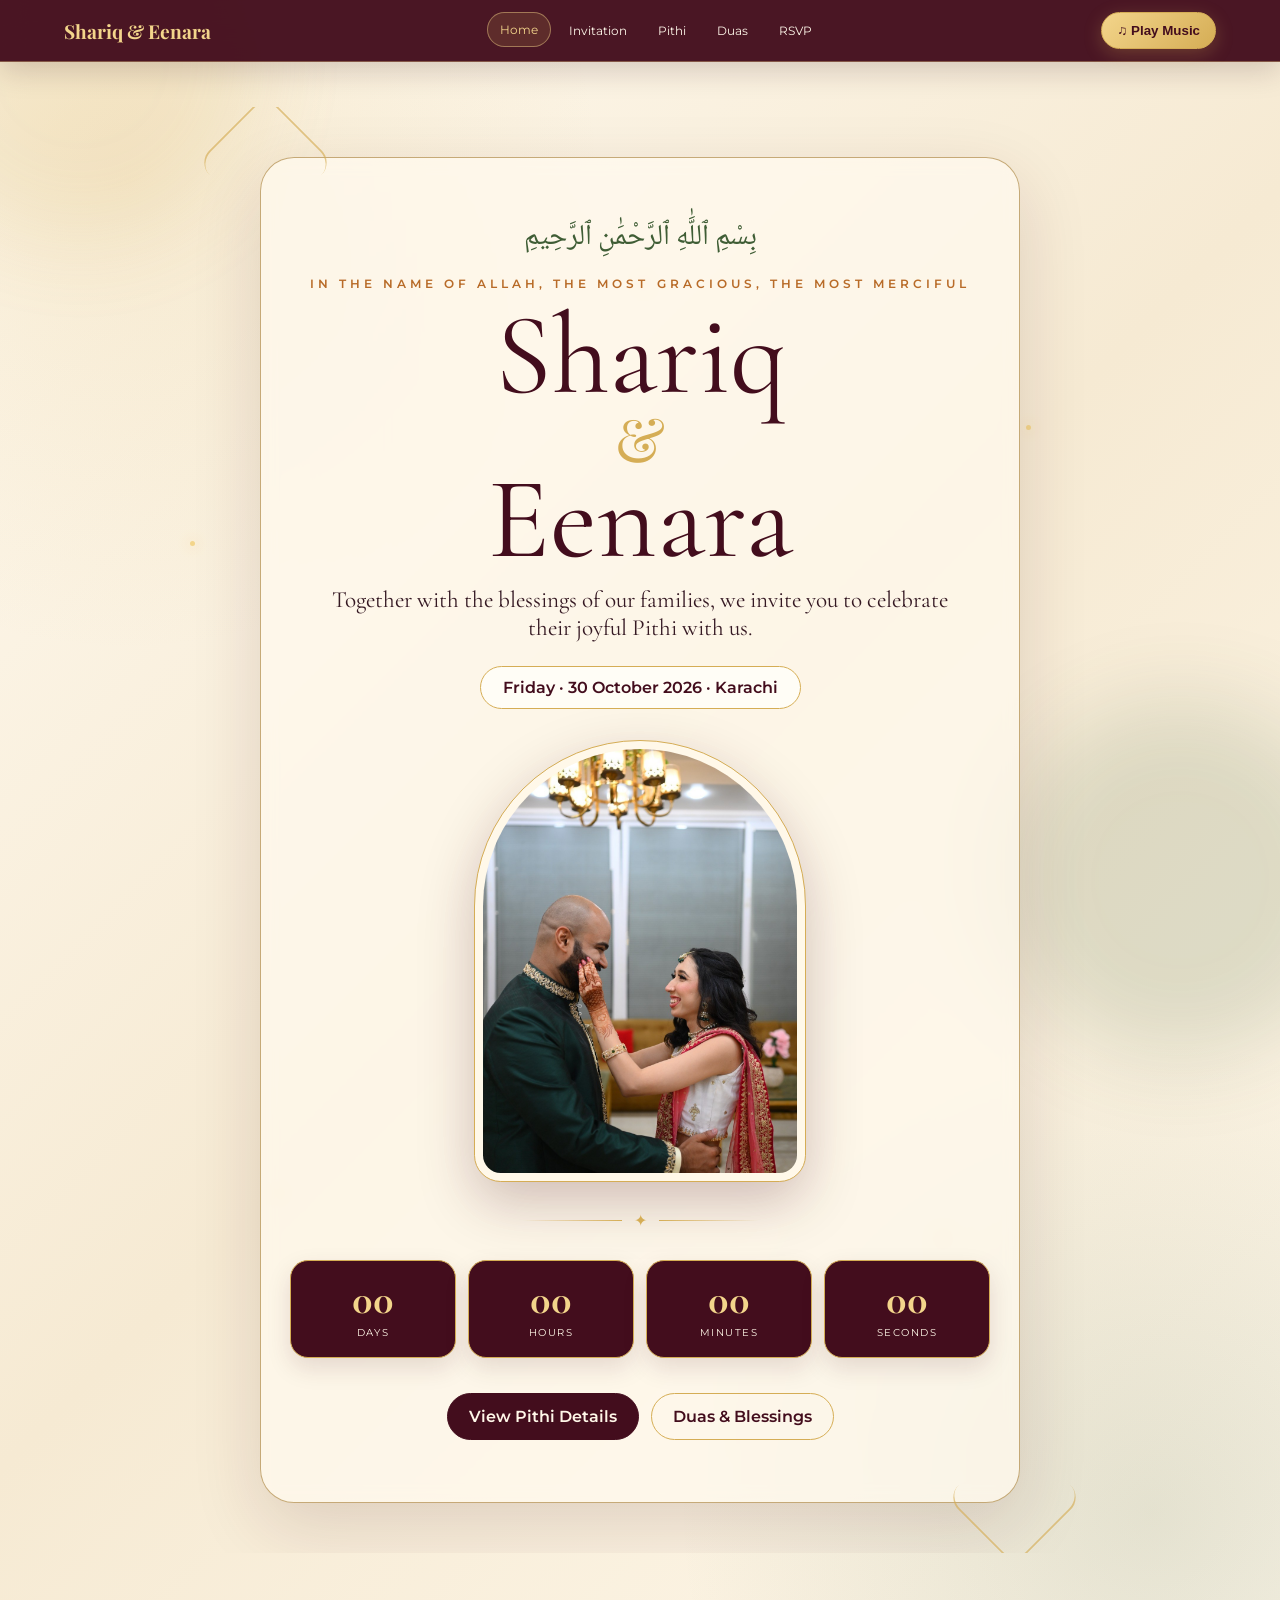
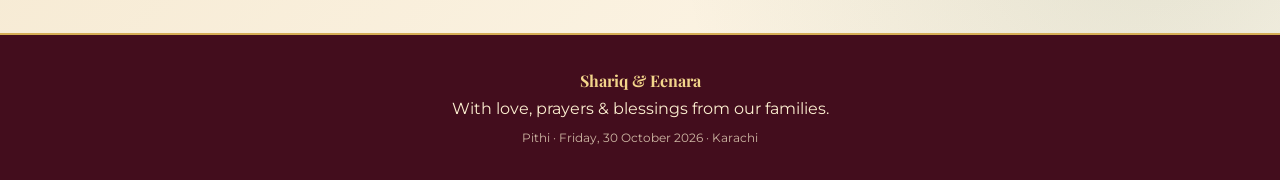
<file: index.html>
<!doctype html>
<html lang="en"><head><meta charset="utf-8"><meta name="viewport" content="width=device-width,initial-scale=1">
<title>Home | Shariq & Eenara</title><meta name="description" content="Wedding invitation for Shariq & Eenara — Pithi, Friday 30 October 2026, Karachi.">
<link rel="stylesheet" href="styles.css"></head><body>
<header class="topbar">
  <a class="brand" href="index.html">
    Shariq & Eenara
  </a>

  <nav class="nav" id="siteNav">
    <a href="index.html">Home</a>
    <a href="story.html">Invitation</a>
    <a href="event.html">Pithi</a>
    <a href="duas.html">Duas</a>
    <a href="rsvp.html">RSVP</a>
  </nav>

  <div class="header-actions">

    <button class="music-btn" type="button">
      ♫ Play Music
    </button>

    <button 
      class="menu-btn"
      type="button"
      aria-label="Open navigation menu"
      aria-expanded="false"
      aria-controls="siteNav"
    >
      <span></span>
      <span></span>
      <span></span>
      <b>Menu</b>
    </button>

  </div>
</header>
<div id="ytplayer" class="music-frame" aria-hidden="true"></div>
<main>
<section class="hero">
 <div class="sparkles"><i></i><i></i><i></i><i></i><i></i></div>
 <div class="ornament">
   <div class="bismillah">بِسْمِ ٱللَّٰهِ ٱلرَّحْمَٰنِ ٱلرَّحِيمِ</div>
   <div class="kicker">In the name of Allah, the Most Gracious, the Most Merciful</div>
   <div class="names">Shariq <span>&amp;</span> Eenara</div>
   <p class="subtitle">Together with the blessings of our families, we invite you to celebrate their joyful Pithi with us.</p>
   <div class="date-pill">Friday · 30 October 2026 · Karachi</div>
   <img class="photo hero-photo" src="assets/couple.jpg" alt="Shariq and Eenara">
   <div class="divider">✦</div>
   <div class="countdown">
     <div class="time-box"><strong id="days">00</strong><span>Days</span></div>
     <div class="time-box"><strong id="hours">00</strong><span>Hours</span></div>
     <div class="time-box"><strong id="minutes">00</strong><span>Minutes</span></div>
     <div class="time-box"><strong id="seconds">00</strong><span>Seconds</span></div>
   </div>
   <a class="btn" href="event.html">View Pithi Details</a>
   <a class="btn alt" href="duas.html">Duas &amp; Blessings</a>
 </div>
</section>
</main>
<footer><div><strong>Shariq & Eenara</strong></div><div style="margin-top:8px">With love, prayers & blessings from our families.</div><div style="margin-top:12px;font-size:.75rem;opacity:.75">Pithi · Friday, 30 October 2026 · Karachi</div></footer>
<script src="script.js"></script></body></html>
</file>
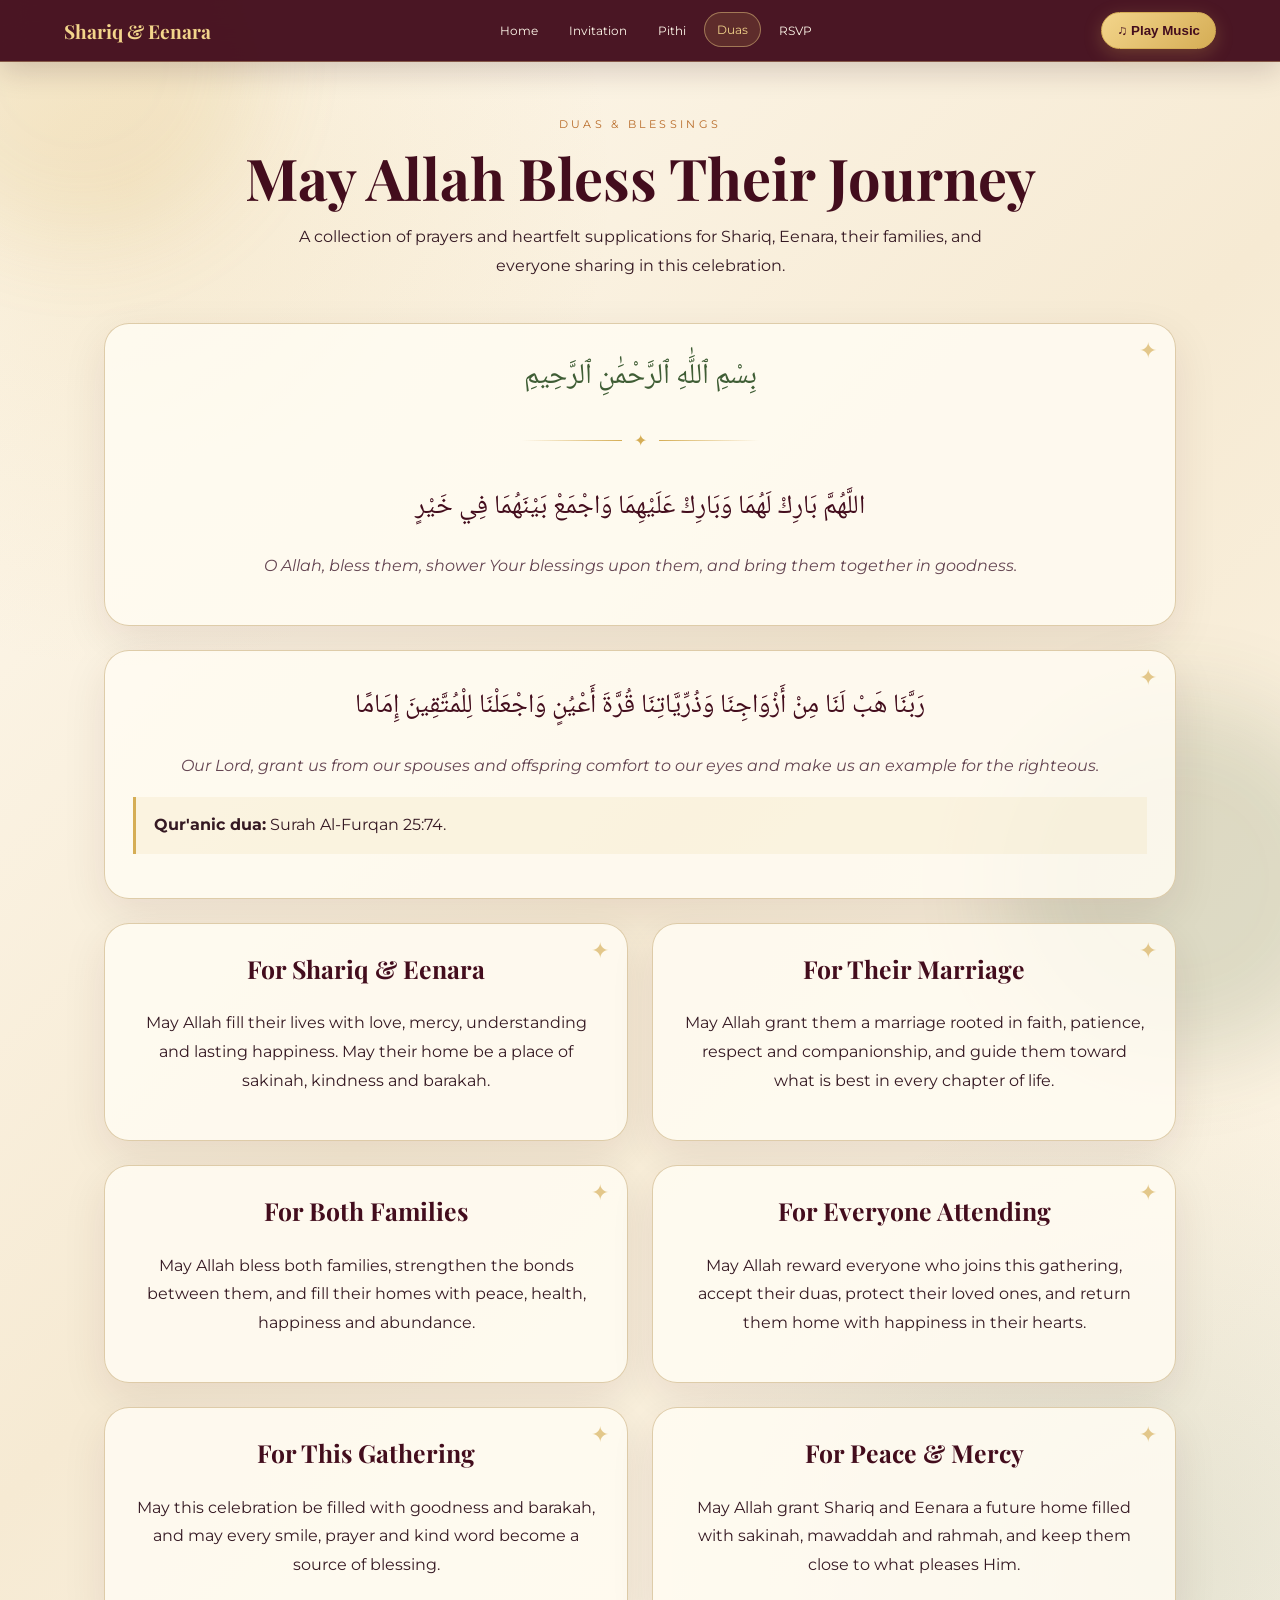
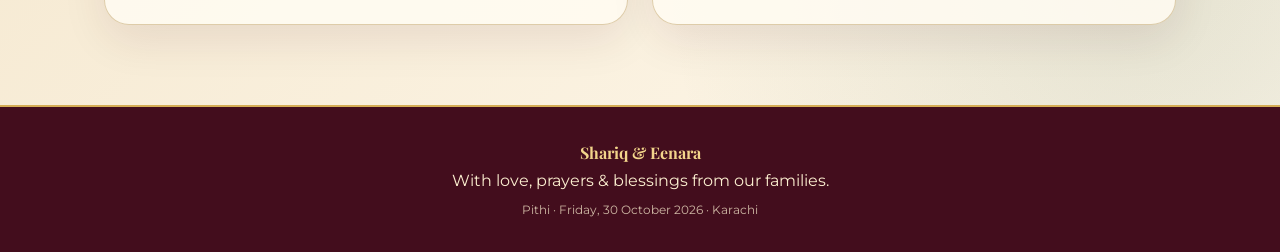
<file: duas.html>
<!doctype html>
<html lang="en"><head><meta charset="utf-8"><meta name="viewport" content="width=device-width,initial-scale=1">
<title>Duas & Blessings | Shariq & Eenara</title><meta name="description" content="Wedding invitation for Shariq & Eenara — Pithi, Friday 30 October 2026, Karachi.">
<link rel="stylesheet" href="styles.css"></head><body>
<header class="topbar">
  <a class="brand" href="index.html">
    Shariq & Eenara
  </a>

  <nav class="nav" id="siteNav">
    <a href="index.html">Home</a>
    <a href="story.html">Invitation</a>
    <a href="event.html">Pithi</a>
    <a href="duas.html">Duas</a>
    <a href="rsvp.html">RSVP</a>
  </nav>

  <div class="header-actions">

    <button class="music-btn" type="button">
      ♫ Play Music
    </button>

    <button 
      class="menu-btn"
      type="button"
      aria-label="Open navigation menu"
      aria-expanded="false"
      aria-controls="siteNav"
    >
      <span></span>
      <span></span>
      <span></span>
      <b>Menu</b>
    </button>

  </div>
</header>
<div id="ytplayer" class="music-frame" aria-hidden="true"></div>
<main>
<div class="section-title"><div class="small">Duas & Blessings</div><h1>May Allah Bless Their Journey</h1>
<p>A collection of prayers and heartfelt supplications for Shariq, Eenara, their families, and everyone sharing in this celebration.</p></div>
<div class="card center">
 <div class="bismillah">بِسْمِ ٱللَّٰهِ ٱلرَّحْمَٰنِ ٱلرَّحِيمِ</div>
 <div class="divider">✦</div>
 <div class="arabic">اللَّهُمَّ بَارِكْ لَهُمَا وَبَارِكْ عَلَيْهِمَا وَاجْمَعْ بَيْنَهُمَا فِي خَيْرٍ</div>
 <p class="meaning">O Allah, bless them, shower Your blessings upon them, and bring them together in goodness.</p>
</div>
<div class="card center" style="margin-top:24px">
 <div class="arabic">رَبَّنَا هَبْ لَنَا مِنْ أَزْوَاجِنَا وَذُرِّيَّاتِنَا قُرَّةَ أَعْيُنٍ وَاجْعَلْنَا لِلْمُتَّقِينَ إِمَامًا</div>
 <p class="meaning">Our Lord, grant us from our spouses and offspring comfort to our eyes and make us an example for the righteous.</p>
 <p class="notice" style="text-align:left"><strong>Qur'anic dua:</strong> Surah Al-Furqan 25:74.</p>
</div>
<div class="grid" style="margin-top:24px">
 <div class="card center"><h3>For Shariq & Eenara</h3><p>May Allah fill their lives with love, mercy, understanding and lasting happiness. May their home be a place of sakinah, kindness and barakah.</p></div>
 <div class="card center"><h3>For Their Marriage</h3><p>May Allah grant them a marriage rooted in faith, patience, respect and companionship, and guide them toward what is best in every chapter of life.</p></div>
 <div class="card center"><h3>For Both Families</h3><p>May Allah bless both families, strengthen the bonds between them, and fill their homes with peace, health, happiness and abundance.</p></div>
 <div class="card center"><h3>For Everyone Attending</h3><p>May Allah reward everyone who joins this gathering, accept their duas, protect their loved ones, and return them home with happiness in their hearts.</p></div>
 <div class="card center"><h3>For This Gathering</h3><p>May this celebration be filled with goodness and barakah, and may every smile, prayer and kind word become a source of blessing.</p></div>
 <div class="card center"><h3>For Peace & Mercy</h3><p>May Allah grant Shariq and Eenara a future home filled with sakinah, mawaddah and rahmah, and keep them close to what pleases Him.</p></div>
</div>
</main>
<footer><div><strong>Shariq & Eenara</strong></div><div style="margin-top:8px">With love, prayers & blessings from our families.</div><div style="margin-top:12px;font-size:.75rem;opacity:.75">Pithi · Friday, 30 October 2026 · Karachi</div></footer>
<script src="script.js"></script></body></html>
</file>
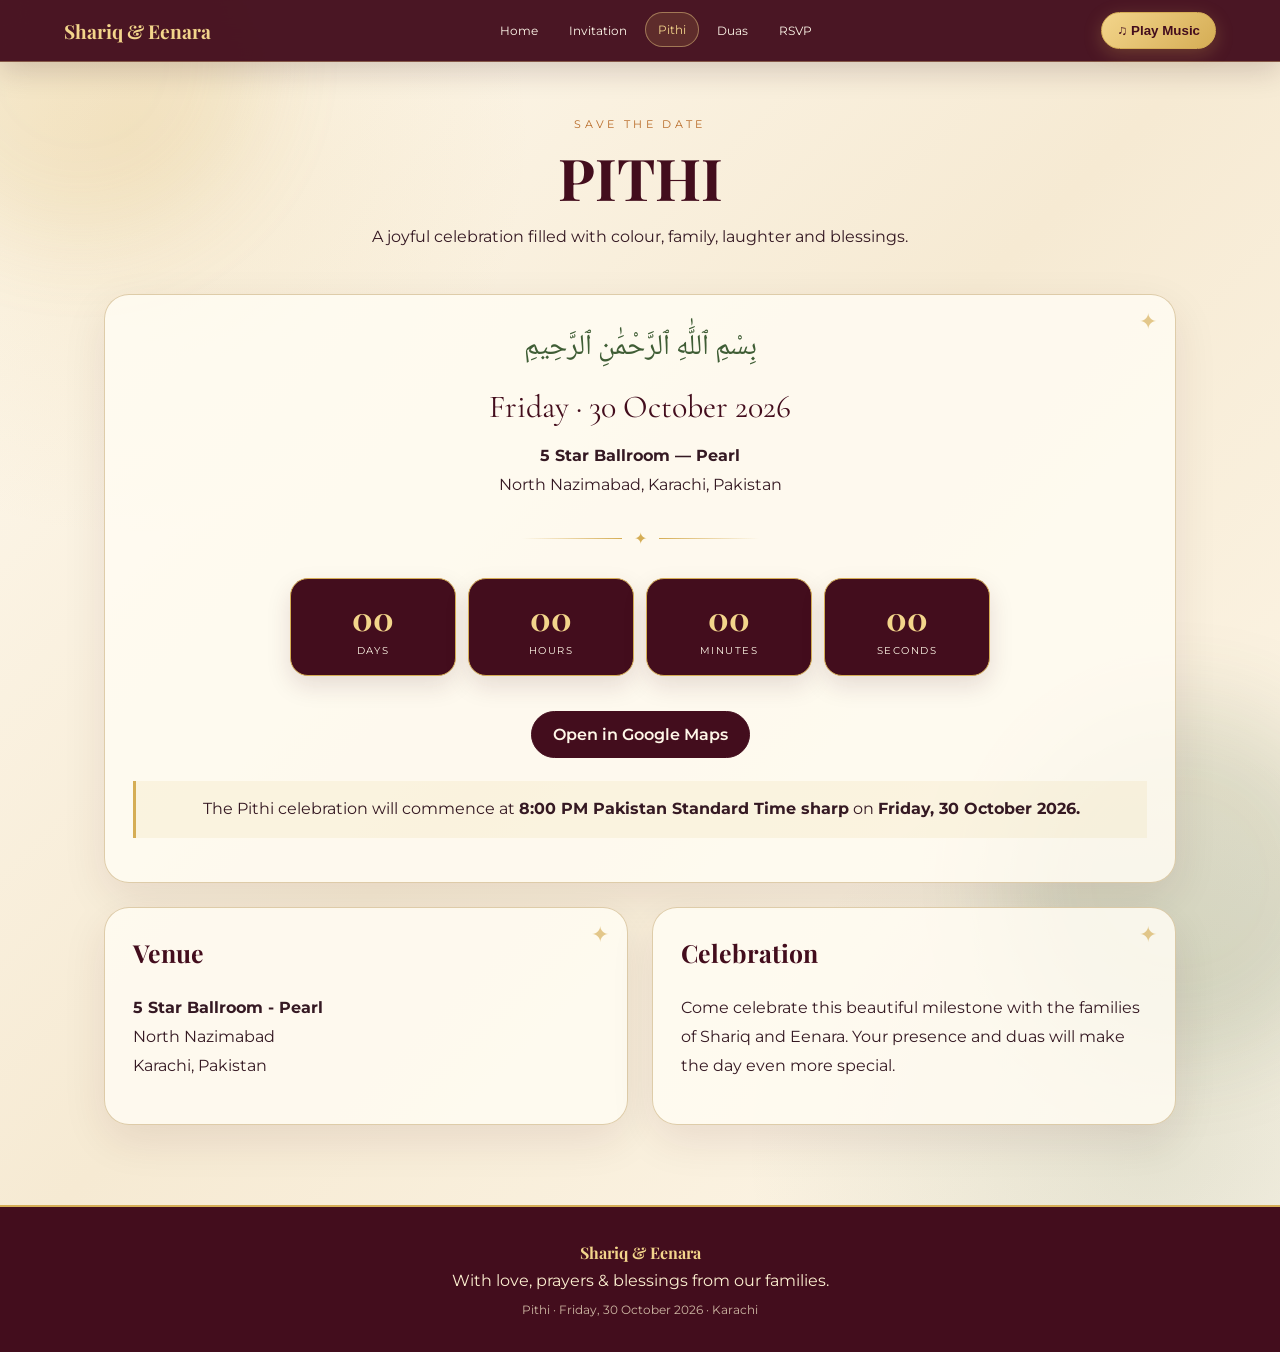
<file: event.html>
<!doctype html>
<html lang="en"><head><meta charset="utf-8"><meta name="viewport" content="width=device-width,initial-scale=1">
<title>Pithi | Shariq & Eenara</title><meta name="description" content="Wedding invitation for Shariq & Eenara — Pithi, Friday 30 October 2026, Karachi.">
<link rel="stylesheet" href="styles.css"></head><body>
<header class="topbar">
  <a class="brand" href="index.html">
    Shariq & Eenara
  </a>

  <nav class="nav" id="siteNav">
    <a href="index.html">Home</a>
    <a href="story.html">Invitation</a>
    <a href="event.html">Pithi</a>
    <a href="duas.html">Duas</a>
    <a href="rsvp.html">RSVP</a>
  </nav>

  <div class="header-actions">

    <button class="music-btn" type="button">
      ♫ Play Music
    </button>

    <button 
      class="menu-btn"
      type="button"
      aria-label="Open navigation menu"
      aria-expanded="false"
      aria-controls="siteNav"
    >
      <span></span>
      <span></span>
      <span></span>
      <b>Menu</b>
    </button>

  </div>
</header>
<div id="ytplayer" class="music-frame" aria-hidden="true"></div>
<main>
<div class="section-title"><div class="small">Save the Date</div><h1>PITHI</h1><p>A joyful celebration filled with colour, family, laughter and blessings.</p></div>
<div class="card center">
 <div class="bismillah">بِسْمِ ٱللَّٰهِ ٱلرَّحْمَٰنِ ٱلرَّحِيمِ</div>
 <div class="venue">Friday · 30 October 2026</div>
 <p><strong>5 Star Ballroom — Pearl</strong><br>North Nazimabad, Karachi, Pakistan</p>
 <div class="divider">✦</div>
 <div class="countdown">
  <div class="time-box"><strong id="days">00</strong><span>Days</span></div><div class="time-box"><strong id="hours">00</strong><span>Hours</span></div>
  <div class="time-box"><strong id="minutes">00</strong><span>Minutes</span></div><div class="time-box"><strong id="seconds">00</strong><span>Seconds</span></div>
 </div>
 <a class="btn" target="_blank" rel="noopener" href="https://www.google.com/maps/search/?api=1&query=5+Star+Ballroom+Pearl+North+Nazimabad+Karachi">Open in Google Maps</a>
 <p class="notice">The Pithi celebration will commence at <strong>8:00 PM Pakistan Standard Time sharp</strong> on <strong>Friday, 30 October 2026.</strong></p>
</div>
<div class="grid" style="margin-top:24px">
 <div class="card"><h3>Venue</h3><p><strong>5 Star Ballroom - Pearl</strong><br>North Nazimabad<br>Karachi, Pakistan</p></div>
 <div class="card"><h3>Celebration</h3><p>Come celebrate this beautiful milestone with the families of Shariq and Eenara. Your presence and duas will make the day even more special.</p></div>
</div>
</main>
<footer><div><strong>Shariq & Eenara</strong></div><div style="margin-top:8px">With love, prayers & blessings from our families.</div><div style="margin-top:12px;font-size:.75rem;opacity:.75">Pithi · Friday, 30 October 2026 · Karachi</div></footer>
<script src="script.js"></script></body></html>
</file>
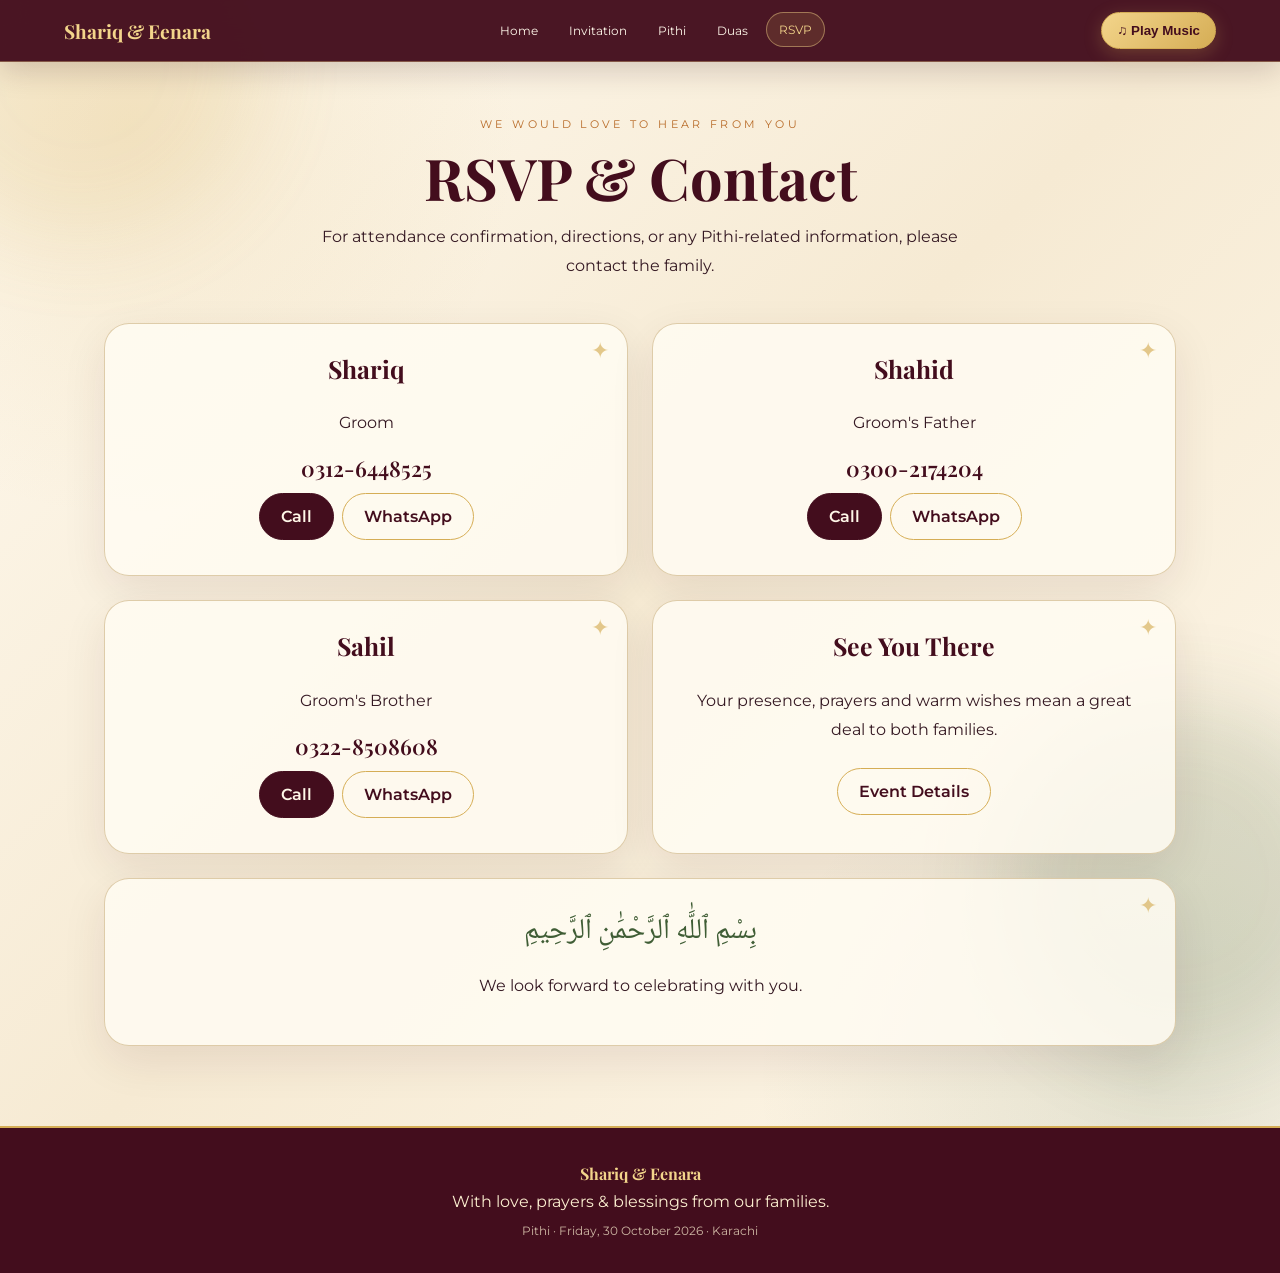
<file: rsvp.html>
<!doctype html>
<html lang="en"><head><meta charset="utf-8"><meta name="viewport" content="width=device-width,initial-scale=1">
<title>RSVP | Shariq & Eenara</title><meta name="description" content="Wedding invitation for Shariq & Eenara — Pithi, Friday 30 October 2026, Karachi.">
<link rel="stylesheet" href="styles.css"></head><body>
<header class="topbar">
  <a class="brand" href="index.html">
    Shariq & Eenara
  </a>

  <nav class="nav" id="siteNav">
    <a href="index.html">Home</a>
    <a href="story.html">Invitation</a>
    <a href="event.html">Pithi</a>
    <a href="duas.html">Duas</a>
    <a href="rsvp.html">RSVP</a>
  </nav>

  <div class="header-actions">

    <button class="music-btn" type="button">
      ♫ Play Music
    </button>

    <button 
      class="menu-btn"
      type="button"
      aria-label="Open navigation menu"
      aria-expanded="false"
      aria-controls="siteNav"
    >
      <span></span>
      <span></span>
      <span></span>
      <b>Menu</b>
    </button>

  </div>
</header>
<div id="ytplayer" class="music-frame" aria-hidden="true"></div>
<main>
<div class="section-title"><div class="small">We Would Love To Hear From You</div><h1>RSVP & Contact</h1>
<p>For attendance confirmation, directions, or any Pithi-related information, please contact the family.</p></div>
<div class="grid">
 <div class="card center"><h3>Shariq</h3><p>Groom</p><div class="contact-number">0312-6448525</div><a class="btn" href="tel:+923126448525">Call</a><a class="btn alt" target="_blank" rel="noopener" href="https://wa.me/923126448525?text=Assalam%20o%20Alaikum%2C%20I%27d%20like%20to%20RSVP%20for%20Shariq%20%26%20Eenara%27s%20Pithi.">WhatsApp</a></div>
 <div class="card center"><h3>Shahid</h3><p>Groom's Father</p><div class="contact-number">0300-2174204</div><a class="btn" href="tel:+923002174204">Call</a><a class="btn alt" target="_blank" rel="noopener" href="https://wa.me/923002174204?text=Assalam%20o%20Alaikum%2C%20I%27d%20like%20to%20RSVP%20for%20Shariq%20%26%20Eenara%27s%20Pithi.">WhatsApp</a></div>
 <div class="card center"><h3>Sahil</h3><p>Groom's Brother</p><div class="contact-number">0322-8508608</div><a class="btn" href="tel:+923228508608">Call</a><a class="btn alt" target="_blank" rel="noopener" href="https://wa.me/923228508608?text=Assalam%20o%20Alaikum%2C%20I%27d%20like%20to%20RSVP%20for%20Shariq%20%26%20Eenara%27s%20Pithi.">WhatsApp</a></div>
 <div class="card center"><h3>See You There</h3><p>Your presence, prayers and warm wishes mean a great deal to both families.</p><a class="btn alt" href="event.html">Event Details</a></div>
</div>
<div class="card center" style="margin-top:24px"><div class="bismillah">بِسْمِ ٱللَّٰهِ ٱلرَّحْمَٰنِ ٱلرَّحِيمِ</div><p>We look forward to celebrating with you.</p></div>
</main>
<footer><div><strong>Shariq & Eenara</strong></div><div style="margin-top:8px">With love, prayers & blessings from our families.</div><div style="margin-top:12px;font-size:.75rem;opacity:.75">Pithi · Friday, 30 October 2026 · Karachi</div></footer>
<script src="script.js"></script></body></html>
</file>
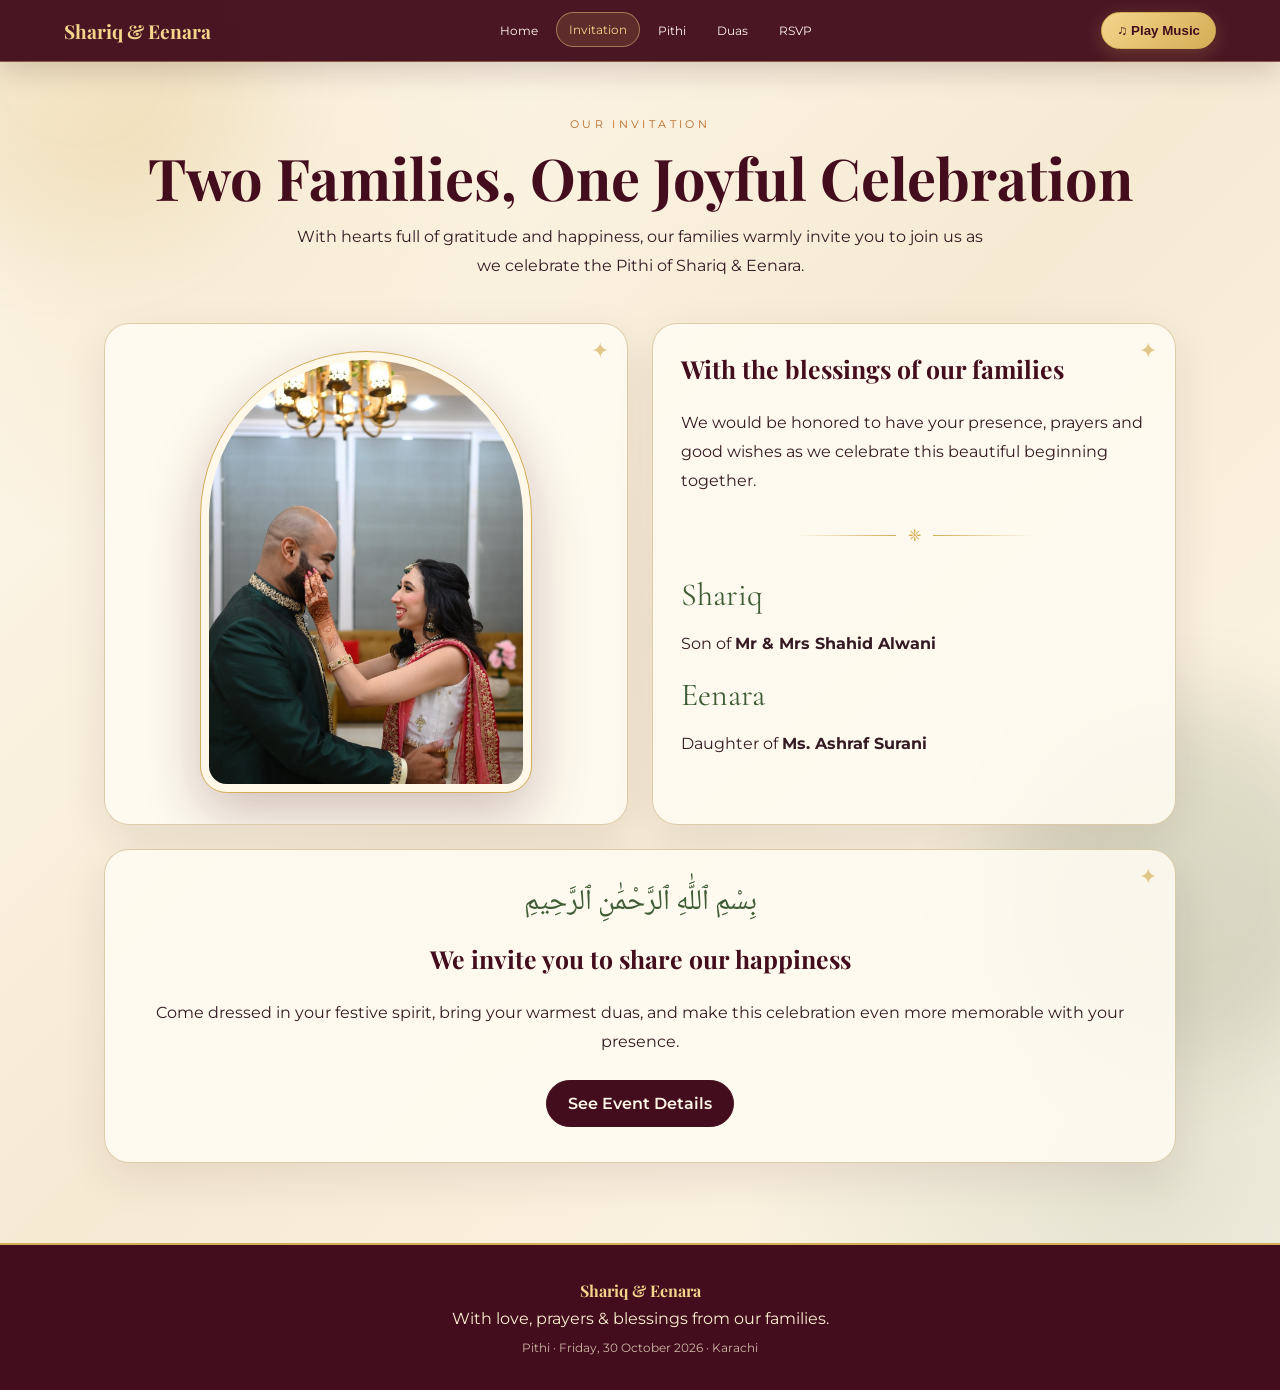
<file: story.html>
<!doctype html>
<html lang="en"><head><meta charset="utf-8"><meta name="viewport" content="width=device-width,initial-scale=1">
<title>Our Invitation | Shariq & Eenara</title><meta name="description" content="Wedding invitation for Shariq & Eenara — Pithi, Friday 30 October 2026, Karachi.">
<link rel="stylesheet" href="styles.css"></head><body>
<header class="topbar">
  <a class="brand" href="index.html">
    Shariq & Eenara
  </a>

  <nav class="nav" id="siteNav">
    <a href="index.html">Home</a>
    <a href="story.html">Invitation</a>
    <a href="event.html">Pithi</a>
    <a href="duas.html">Duas</a>
    <a href="rsvp.html">RSVP</a>
  </nav>

  <div class="header-actions">

    <button class="music-btn" type="button">
      ♫ Play Music
    </button>

    <button 
      class="menu-btn"
      type="button"
      aria-label="Open navigation menu"
      aria-expanded="false"
      aria-controls="siteNav"
    >
      <span></span>
      <span></span>
      <span></span>
      <b>Menu</b>
    </button>

  </div>
</header>
<div id="ytplayer" class="music-frame" aria-hidden="true"></div>
<main>
<div class="section-title"><div class="small">Our Invitation</div><h1>Two Families, One Joyful Celebration</h1>
<p>With hearts full of gratitude and happiness, our families warmly invite you to join us as we celebrate the Pithi of Shariq &amp; Eenara.</p></div>
<div class="grid">
 <div class="card center"><img class="photo" src="assets/couple.jpg" alt="Shariq and Eenara"></div>
 <div class="card">
   <h3>With the blessings of our families</h3>
   <p>We would be honored to have your presence, prayers and good wishes as we celebrate this beautiful beginning together.</p>
   <div class="divider">❈</div>
   <div class="family-name">Shariq</div><p>Son of <strong>Mr &amp; Mrs Shahid Alwani</strong></p>
   <div class="family-name">Eenara</div><p>Daughter of <strong>Ms. Ashraf Surani</strong></p>
 </div>
</div>
<div class="card center" style="margin-top:24px">
 <div class="bismillah">بِسْمِ ٱللَّٰهِ ٱلرَّحْمَٰنِ ٱلرَّحِيمِ</div>
 <h3>We invite you to share our happiness</h3>
 <p>Come dressed in your festive spirit, bring your warmest duas, and make this celebration even more memorable with your presence.</p>
 <a class="btn" href="event.html">See Event Details</a>
</div>
</main>
<footer><div><strong>Shariq & Eenara</strong></div><div style="margin-top:8px">With love, prayers & blessings from our families.</div><div style="margin-top:12px;font-size:.75rem;opacity:.75">Pithi · Friday, 30 October 2026 · Karachi</div></footer>
<script src="script.js"></script></body></html>
</file>
<file: styles.css>
@import url('https://fonts.googleapis.com/css2?family=Cormorant+Garamond:wght@400;500;600;700&family=Playfair+Display:wght@500;600;700&family=Montserrat:wght@400;500;600&family=Noto+Naskh+Arabic:wght@400;600;700&display=swap');

:root{
  --maroon:#65152a; --burgundy:#430d1d; --mehndi:#3f5d35;
  --gold:#d5ad55; --gold2:#f3d58b; --cream:#fff8e9;
  --ivory:#f9f1df; --ink:#351923; --saffron:#b86b28;
}
*{box-sizing:border-box}
html{scroll-behavior:smooth}
body{
  margin:0; color:var(--ink); background:
  radial-gradient(circle at 10% 10%,rgba(213,173,85,.16),transparent 24%),
  radial-gradient(circle at 90% 85%,rgba(63,93,53,.13),transparent 25%),
  linear-gradient(135deg,#fffaf0,#f6ead3 48%,#fff9ed);
  font-family:Montserrat,Arial,sans-serif; min-height:100vh;
}
body:before,body:after{
  content:"";position:fixed;inset:auto;z-index:-1;pointer-events:none;
  width:360px;height:360px;border-radius:50%;filter:blur(45px);opacity:.15;
  background:var(--gold);animation:drift 13s ease-in-out infinite alternate;
}
body:before{top:-120px;left:-100px} body:after{bottom:-160px;right:-80px;background:var(--mehndi);animation-delay:-4s}
@keyframes drift{to{transform:translate(70px,35px) scale(1.12)}}

/* =========================
   HEADER & NAVIGATION
========================= */

.topbar{
  position:sticky;
  top:0;
  z-index:50;

  display:flex;
  align-items:center;
  justify-content:space-between;
  gap:18px;

  padding:12px 5%;

  background:rgba(67,13,29,.96);
  backdrop-filter:blur(12px);

  border-bottom:1px solid rgba(243,213,139,.35);

  box-shadow:0 8px 30px rgba(43,10,19,.18);
}


/* Website Logo */

.brand{
  color:var(--gold2);

  font-family:"Playfair Display",serif;

  font-size:1.2rem;
  font-weight:700;

  text-decoration:none;

  white-space:nowrap;
}


/* Desktop Navigation */

.nav{
  display:flex;
  align-items:center;
  justify-content:center;

  gap:5px;

  flex:1;
}


.nav a{
  color:#fff8ea;

  text-decoration:none;

  padding:9px 12px;

  border-radius:999px;

  font-size:.76rem;

  border:1px solid transparent;

  transition:
    background .25s ease,
    color .25s ease,
    border-color .25s ease,
    transform .25s ease;
}


.nav a:hover,
.nav a.active{

  background:rgba(213,173,85,.14);

  border-color:rgba(243,213,139,.45);

  color:var(--gold2);

  transform:translateY(-1px);
}


/* Header buttons */

.header-actions{
  display:flex;
  align-items:center;
  gap:8px;

  flex-shrink:0;
}


/* Music Button */

.music-btn{
  border:1px solid var(--gold);

  background:
    linear-gradient(
      135deg,
      var(--gold2),
      var(--gold)
    );

  color:var(--burgundy);

  font-weight:700;

  border-radius:999px;

  padding:10px 15px;

  cursor:pointer;

  white-space:nowrap;

  box-shadow:
    0 5px 18px rgba(213,173,85,.25);

  transition:
    transform .25s ease,
    box-shadow .25s ease,
    filter .25s ease;
}


.music-btn:hover{
  transform:translateY(-2px);

  box-shadow:
    0 10px 24px rgba(67,13,29,.20);

  filter:brightness(1.03);
}


.music-btn:active{
  transform:scale(.97);
}


/* Mobile Menu Button */

.menu-btn{

  display:none;

  align-items:center;
  justify-content:center;

  flex-direction:column;

  gap:3px;

  width:48px;
  height:44px;

  padding:5px;

  border-radius:14px;

  border:1px solid rgba(243,213,139,.7);

  background:rgba(255,248,233,.08);

  color:#fff8ea;

  cursor:pointer;

  transition:
    transform .25s ease,
    background .25s ease,
    box-shadow .25s ease;
}


.menu-btn:hover{
  background:rgba(213,173,85,.14);

  transform:translateY(-2px);
}


.menu-btn:active{
  transform:scale(.96);
}


.menu-btn span{
  width:19px;
  height:2px;

  background:var(--gold2);

  border-radius:5px;
}


.menu-btn b{
  font-size:8px;

  letter-spacing:.08em;

  text-transform:uppercase;

  font-weight:600;
}
.music-wrap{display:flex;gap:8px;align-items:center}
.music-status{color:#ffeec0;font-size:.68rem;display:none}
.music-frame{position:fixed;width:1px;height:1px;left:-20px;bottom:-20px;opacity:.01;pointer-events:none}

main{padding:45px 5% 80px;max-width:1200px;margin:auto}
.hero{
  min-height:calc(100vh - 78px);display:grid;place-items:center;text-align:center;position:relative;overflow:hidden;
  padding:50px 10px;
}
.ornament{
  width:min(760px,96%);padding:55px 28px;position:relative;
  border:1px solid rgba(160,117,42,.6);border-radius:34px;
  background:rgba(255,250,239,.72);box-shadow:0 24px 70px rgba(70,18,30,.14);
  backdrop-filter:blur(8px);animation:rise 1.1s ease both
}
.ornament:before,.ornament:after{
  content:"";position:absolute;width:95px;height:95px;border:2px solid var(--gold);
  opacity:.65;transform:rotate(45deg);border-radius:18px
}
.ornament:before{top:-44px;left:-44px;border-right:0;border-bottom:0}
.ornament:after{bottom:-44px;right:-44px;border-left:0;border-top:0}
.bismillah{font-family:"Noto Naskh Arabic",serif;font-size:1.8rem;color:var(--mehndi);margin-bottom:15px}
.kicker{letter-spacing:.35em;text-transform:uppercase;color:var(--saffron);font-size:.72rem;font-weight:600}
.names{font-family:"Cormorant Garamond",serif;font-size:clamp(4rem,10vw,7.2rem);line-height:.75;color:var(--burgundy);margin:22px 0}
.names span{display:block;font-size:.52em;color:var(--gold);line-height:1.3;font-family:"Playfair Display",serif}
.subtitle{font-family:"Cormorant Garamond",serif;font-size:1.45rem;max-width:650px;margin:0 auto 24px}
.date-pill{display:inline-block;padding:11px 22px;border:1px solid var(--gold);border-radius:999px;color:var(--burgundy);background:#fffdf6;font-weight:600}
.photo{
  width:min(330px,72vw);aspect-ratio:3/4;object-fit:cover;object-position:center;border-radius:180px 180px 28px 28px;
  border:8px solid #fff8e9;outline:1px solid var(--gold);box-shadow:0 20px 55px rgba(67,13,29,.25);
  animation:float 5s ease-in-out infinite
}
.hero-photo{margin:32px auto 0;display:block}
@keyframes float{50%{transform:translateY(-9px)}}
@keyframes rise{from{opacity:0;transform:translateY(25px)}to{opacity:1;transform:none}}

.sparkles{position:absolute;inset:0;overflow:hidden;pointer-events:none}
.sparkles i{position:absolute;width:5px;height:5px;background:var(--gold2);border-radius:50%;box-shadow:0 0 13px var(--gold2);animation:twinkle 4s infinite}
.sparkles i:nth-child(1){left:8%;top:30%;animation-delay:-1s}.sparkles i:nth-child(2){left:86%;top:22%;animation-delay:-2s}
.sparkles i:nth-child(3){left:16%;top:75%;animation-delay:-3s}.sparkles i:nth-child(4){left:78%;top:78%;animation-delay:-1.5s}
.sparkles i:nth-child(5){left:50%;top:12%;animation-delay:-.5s}
@keyframes twinkle{50%{transform:scale(2);opacity:.35}100%{opacity:.9}}

.section-title{text-align:center;margin:10px auto 42px}
.section-title .small{color:var(--saffron);text-transform:uppercase;letter-spacing:.3em;font-size:.7rem}
.section-title h1,.section-title h2{font-family:"Playfair Display",serif;color:var(--burgundy);font-size:clamp(2.2rem,5vw,3.6rem);margin:8px 0}
.section-title p{max-width:700px;margin:auto;line-height:1.8}
.grid{display:grid;grid-template-columns:repeat(2,minmax(0,1fr));gap:24px}
.card{
  background:rgba(255,252,243,.85);border:1px solid rgba(160,117,42,.35);border-radius:25px;padding:28px;
  box-shadow:0 15px 45px rgba(65,16,29,.09);position:relative;overflow:hidden
}
.card:after{content:"✦";position:absolute;right:18px;top:12px;color:var(--gold);font-size:1.4rem;opacity:.65}
.card h3{font-family:"Playfair Display",serif;color:var(--burgundy);font-size:1.55rem;margin-top:0}
.card p{line-height:1.8}
.family-name{font-family:"Cormorant Garamond",serif;font-size:2rem;color:var(--mehndi)}
.arabic{font-family:"Noto Naskh Arabic",serif;font-size:1.65rem;line-height:2.15;color:var(--burgundy);direction:rtl;text-align:center}
.meaning{text-align:center;color:#654653;font-style:italic;line-height:1.8}
.center{text-align:center}
.divider{display:flex;align-items:center;gap:12px;justify-content:center;color:var(--gold);margin:30px 0}
.divider:before,.divider:after{content:"";height:1px;background:linear-gradient(90deg,transparent,var(--gold));width:100px}.divider:after{background:linear-gradient(90deg,var(--gold),transparent)}
.venue{font-family:"Cormorant Garamond",serif;font-size:2rem;color:var(--burgundy)}
.btn{
 display:inline-block;text-decoration:none;border-radius:999px;padding:13px 21px;margin:7px 4px;
 background:var(--burgundy);color:#fff7e8;border:1px solid var(--burgundy);font-weight:600;transition:.25s
}
.btn:hover{transform:translateY(-2px);box-shadow:0 10px 24px rgba(67,13,29,.2)}
.btn.alt{background:transparent;color:var(--burgundy);border-color:var(--gold)}
.countdown{display:grid;grid-template-columns:repeat(4,1fr);gap:12px;max-width:700px;margin:28px auto}
.time-box{background:var(--burgundy);color:#fff7e7;border-radius:18px;padding:17px 8px;border:1px solid var(--gold);box-shadow:0 10px 25px rgba(67,13,29,.13)}
.time-box strong{font-family:"Playfair Display",serif;font-size:2rem;display:block;color:var(--gold2)}
.time-box span{font-size:.62rem;letter-spacing:.15em;text-transform:uppercase}
.notice{padding:14px 18px;border-left:3px solid var(--gold);background:rgba(213,173,85,.09);line-height:1.7}
footer{background:var(--burgundy);color:#fcefd0;text-align:center;padding:35px 5%;border-top:2px solid var(--gold)}
footer strong{font-family:"Playfair Display",serif;color:var(--gold2)}
/* =========================
   TABLET & MOBILE
========================= */

@media(max-width:900px){

  .topbar{
    padding:10px 4%;
    gap:12px;
  }


  /* Hide desktop navigation */

  .nav{

    position:absolute;

    top:calc(100% + 8px);

    left:4%;
    right:4%;

    display:flex;

    flex-direction:column;

    align-items:stretch;

    gap:5px;

    padding:10px;

    background:rgba(67,13,29,.98);

    border:1px solid rgba(243,213,139,.35);

    border-radius:18px;

    box-shadow:
      0 18px 40px rgba(43,10,19,.28);

    opacity:0;

    visibility:hidden;

    transform:translateY(-8px);

    pointer-events:none;

    transition:
      opacity .25s ease,
      transform .25s ease,
      visibility .25s ease;
  }


  /* Navigation opened */

  .nav.open{

    opacity:1;

    visibility:visible;

    transform:translateY(0);

    pointer-events:auto;
  }


  .nav a{

    padding:12px 14px;

    text-align:center;

    border-radius:12px;

    font-size:.82rem;
  }


  /* Show Menu button */

  .menu-btn{
    display:flex;
  }


  .header-actions{
    margin-left:auto;
  }


  .music-btn{
    padding:10px 12px;

    font-size:.72rem;
  }


  /* Existing responsive website */

  .grid{
    grid-template-columns:1fr;
  }


  .countdown{
    grid-template-columns:repeat(2,1fr);
  }


  .ornament{
    padding:42px 18px;
  }


  .names{
    font-size:4.2rem;
  }


  .photo{
    width:min(290px,78vw);
  }


  main{
    padding-top:35px;
  }
}
@media(max-width:520px){

  .brand{
    font-size:1rem;
  }


  .music-btn{
    font-size:.68rem;

    padding:9px 10px;
  }


  .menu-btn{
    width:45px;
    height:42px;
  }


  .topbar{
    padding:9px 3%;
  }


  .nav{
    left:3%;
    right:3%;
  }


  .names{
    font-size:3.6rem;
  }


  .subtitle{
    font-size:1.25rem;
  }


  .arabic{
    font-size:1.42rem;
  }
}
@media(max-width:380px){

  .music-btn{
    font-size:0;

    padding:10px 12px;
  }


  .music-btn::before{
    content:"♫";

    font-size:16px;
  }
}

.contact-number{font-family:"Playfair Display",serif;font-size:1.35rem;color:var(--burgundy);margin:8px 0 4px;font-weight:600}
</file>
